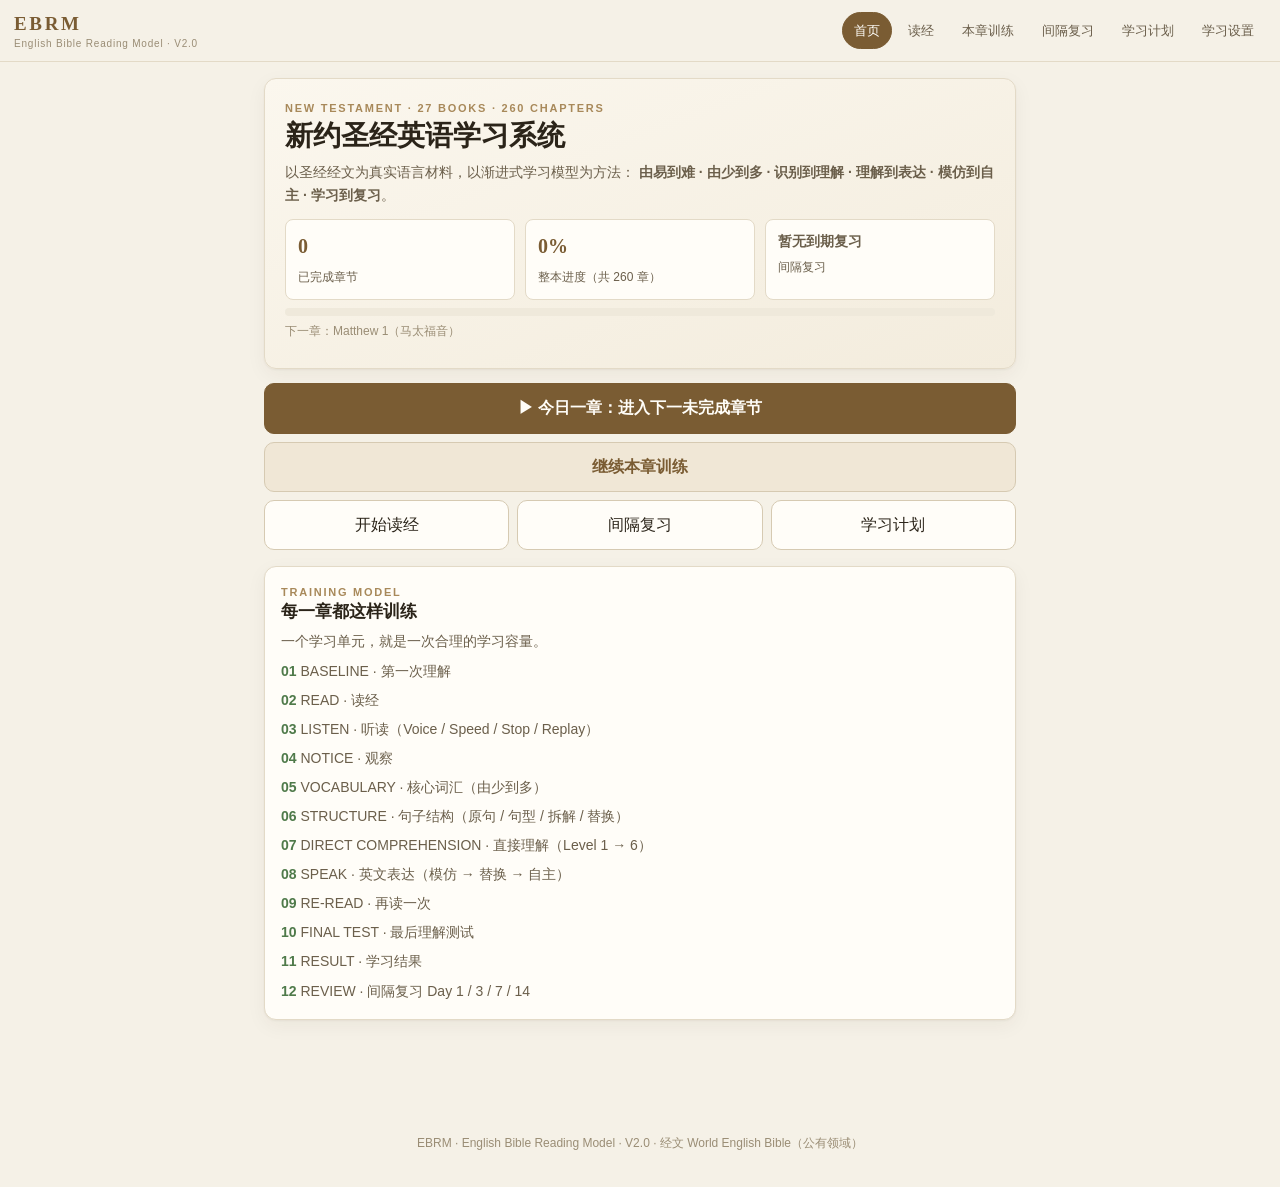
<file: index.html>
<!DOCTYPE html>
<html lang="zh-CN">

<head>
  <meta charset="UTF-8">
  <meta name="viewport" content="width=device-width, initial-scale=1.0, viewport-fit=cover">
  <meta name="theme-color" content="#f5f1e7">
  <meta name="description" content="EBRM｜新约完整圣经英语学习系统：以经文为语言材料，阅读 → 听读 → 观察 → 词汇 → 句型 → 直接理解 → 表达 → 再读 → 综合测试 → 间隔复习。">
  <title>EBRM｜新约圣经英语学习系统</title>

  <link rel="icon" href="data:image/svg+xml,%3Csvg xmlns='http://www.w3.org/2000/svg' viewBox='0 0 32 32'%3E%3Crect width='32' height='32' rx='7' fill='%23f5f1e7'/%3E%3Ctext x='16' y='22' font-family='Georgia' font-size='15' text-anchor='middle' fill='%237a5c33'%3EE%3C/text%3E%3C/svg%3E">
  <link rel="manifest" href="manifest.json">
  <link rel="stylesheet" href="ebrm2.css">
</head>

<body>

<header class="topbar">
  <div class="brand">
    EBRM
    <small>English Bible Reading Model · V2.0</small>
  </div>
  <nav class="topnav">
    <button data-act="home" class="active">首页</button>
    <button data-act="reader">读经</button>
    <button data-act="learn">本章训练</button>
    <button data-act="review">间隔复习<span id="navDueBadge" class="badge warn hidden"></span></button>
    <button data-act="plan">学习计划</button>
    <button data-act="settings">学习设置</button>
  </nav>
</header>

<main class="app">

  <!-- ============================ HOME ============================ -->
  <section id="view-home" class="view active">

    <div class="hero-card">
      <div class="eyebrow">NEW TESTAMENT · 27 BOOKS · 260 CHAPTERS</div>
      <h1>新约圣经英语学习系统</h1>
      <p class="muted">
        以圣经经文为真实语言材料，以渐进式学习模型为方法：
        <b>由易到难 · 由少到多 · 识别到理解 · 理解到表达 · 模仿到自主 · 学习到复习</b>。
      </p>
      <div class="stat-grid">
        <div class="stat">
          <strong id="homeDone">0</strong>
          <span>已完成章节</span>
        </div>
        <div class="stat">
          <strong id="homePercent">0%</strong>
          <span>整本进度（共 <span id="homeTotal">260</span> 章）</span>
        </div>
        <div class="stat">
          <strong id="homeDue" style="font-size:14px;font-family:var(--sans);color:var(--ink-2)">暂无到期复习</strong>
          <span>间隔复习</span>
        </div>
      </div>
      <div class="progress-track"><div id="homeBar" class="progress-fill"></div></div>
      <p class="tiny" id="homeNextHint">正在读取学习进度…</p>
    </div>

    <button class="primary wide" data-act="today">▶ 今日一章：进入下一未完成章节</button>
    <button class="secondary wide" data-act="learn">继续本章训练</button>
    <div class="row" style="margin-top:8px">
      <button data-act="reader">开始读经</button>
      <button data-act="review">间隔复习</button>
      <button data-act="plan">学习计划</button>
    </div>

    <div class="card" style="margin-top:16px">
      <div class="eyebrow">TRAINING MODEL</div>
      <h3>每一章都这样训练</h3>
      <p class="muted">一个学习单元，就是一次合理的学习容量。</p>
      <div class="reslist">
        <div><b>01</b> BASELINE · 第一次理解</div>
        <div><b>02</b> READ · 读经</div>
        <div><b>03</b> LISTEN · 听读（Voice / Speed / Stop / Replay）</div>
        <div><b>04</b> NOTICE · 观察</div>
        <div><b>05</b> VOCABULARY · 核心词汇（由少到多）</div>
        <div><b>06</b> STRUCTURE · 句子结构（原句 / 句型 / 拆解 / 替换）</div>
        <div><b>07</b> DIRECT COMPREHENSION · 直接理解（Level 1 → 6）</div>
        <div><b>08</b> SPEAK · 英文表达（模仿 → 替换 → 自主）</div>
        <div><b>09</b> RE-READ · 再读一次</div>
        <div><b>10</b> FINAL TEST · 最后理解测试</div>
        <div><b>11</b> RESULT · 学习结果</div>
        <div><b>12</b> REVIEW · 间隔复习 Day 1 / 3 / 7 / 14</div>
      </div>
    </div>

  </section>

  <!-- ============================ READER ============================ -->
  <section id="view-reader" class="view">

    <div class="card tight">
      <div class="reader-bar">
        <div class="grow">
          <div class="eyebrow">BIBLE READER · 读经</div>
          <h2 id="readerHeading" style="margin:2px 0 0">Matthew 1</h2>
          <div class="tiny" id="readerHeadingZh">马太福音 · 第 1 章</div>
        </div>
        <div style="display:flex;gap:6px;flex-wrap:wrap">
          <button class="sm" data-act="today">今日</button>
          <button class="sm" data-act="font-cycle">字号</button>
          <button class="sm" data-act="play-chapter">🔊 听读本章</button>
        </div>
      </div>
    </div>

    <div class="card tight">
      <div class="eyebrow">BOOKS · 书卷</div>
      <div class="book-grid" id="bookList" style="margin-top:8px"></div>
      <hr class="sep">
      <div class="eyebrow">CHAPTERS · 章节</div>
      <div style="margin:8px 0">
        <select id="chapterSelect" aria-label="选择章节"></select>
      </div>
      <div class="chapter-strip" id="chapterStrip"></div>
    </div>

    <div class="card">
      <div class="reader-bar" style="margin-bottom:8px">
        <div class="grow">
          <h3 id="chapterTitle" style="margin:0">Matthew 1</h3>
          <div class="tiny" id="sourceMeta">World English Bible</div>
        </div>
        <div style="display:flex;gap:6px;flex-wrap:wrap">
          <button class="sm" id="prevBtn" data-act="ch-prev">← 上一章</button>
          <button class="sm" id="nextBtn" data-act="ch-next">下一章 →</button>
        </div>
      </div>
      <div id="chapterStatus"></div>
      <div class="progress-track"><div id="chapterBar" class="progress-fill"></div></div>
      <div id="verseArea" style="margin-top:12px">
        <div class="state-box loading">正在加载经文…</div>
      </div>
      <p class="tiny" style="margin-top:10px">提示：点击任意一节可以单独听这一节。</p>
    </div>

    <div class="card">
      <div class="eyebrow">MY NOTE</div>
      <h3>本章笔记</h3>
      <textarea id="chapterNote" placeholder="写下这一章你的观察、问题或收获…"></textarea>
      <div class="row" style="margin-top:8px">
        <button data-act="save-note" id="saveNoteBtn">保存笔记</button>
        <button data-act="bookmark" id="bookmarkBtn">🔖 书签</button>
      </div>
    </div>

    <button class="primary wide" data-act="learn">进入本章训练（10 步 + 结果 + 复习）→</button>

  </section>

  <!-- ============================ LEARN ============================ -->
  <section id="view-learn" class="view">

    <div class="learn-head">
      <button class="back" data-act="reader" aria-label="返回读经">←</button>
      <div style="flex:1 1 auto;min-width:0">
        <div class="eyebrow" id="learnStepLabel">STEP 01 · BASELINE</div>
        <h2 id="learnTitle" style="margin:2px 0 0">第一次理解</h2>
      </div>
    </div>

    <div class="unit-strip" id="unitStrip"></div>
    <div class="step-rail" id="stepRail"></div>
    <div class="step-banner" id="stepBanner"></div>

    <div id="learnBody"></div>

  </section>

  <!-- ============================ REVIEW ============================ -->
  <section id="view-review" class="view">
    <div class="card tight">
      <div class="eyebrow">SPACED REVIEW · 间隔复习</div>
      <h2 style="margin:2px 0 0">Day 1 → Day 3 → Day 7 → Day 14</h2>
      <p class="muted" style="margin:6px 0 0">
        完成一个学习单元后，系统自动安排 4 次复习。到期后进入复习，可以针对薄弱环节重新训练。
      </p>
    </div>
    <div id="reviewList"></div>
  </section>

  <!-- ============================ PLAN ============================ -->
  <section id="view-plan" class="view">
    <div id="planInfo"></div>
    <div id="planBooks"></div>
  </section>

  <!-- ============================ SETTINGS ============================ -->
  <section id="view-settings" class="view">
    <div id="settingsBody"></div>
    <input type="file" id="importFile" accept="application/json,.json" class="hidden" data-act="import">
  </section>

  <div id="fatalBox" class="hidden"></div>

</main>

<footer class="foot">
  EBRM · English Bible Reading Model · V2.0 · 经文 World English Bible（公有领域）
</footer>

<div id="toast" class="toast"></div>

<script src="ebrm-content.js"></script>
<script src="ebrm-engine.js"></script>
<script src="ebrm-app.js"></script>
<script>
  if ('serviceWorker' in navigator) {
    window.addEventListener('load', function () {
      navigator.serviceWorker.register('sw.js').catch(function (e) {
        console.warn('SW 注册失败', e);
      });
    });
  }
  window.EBRM.boot({ mode: 'full' });
</script>

</body>

</html>
</file>
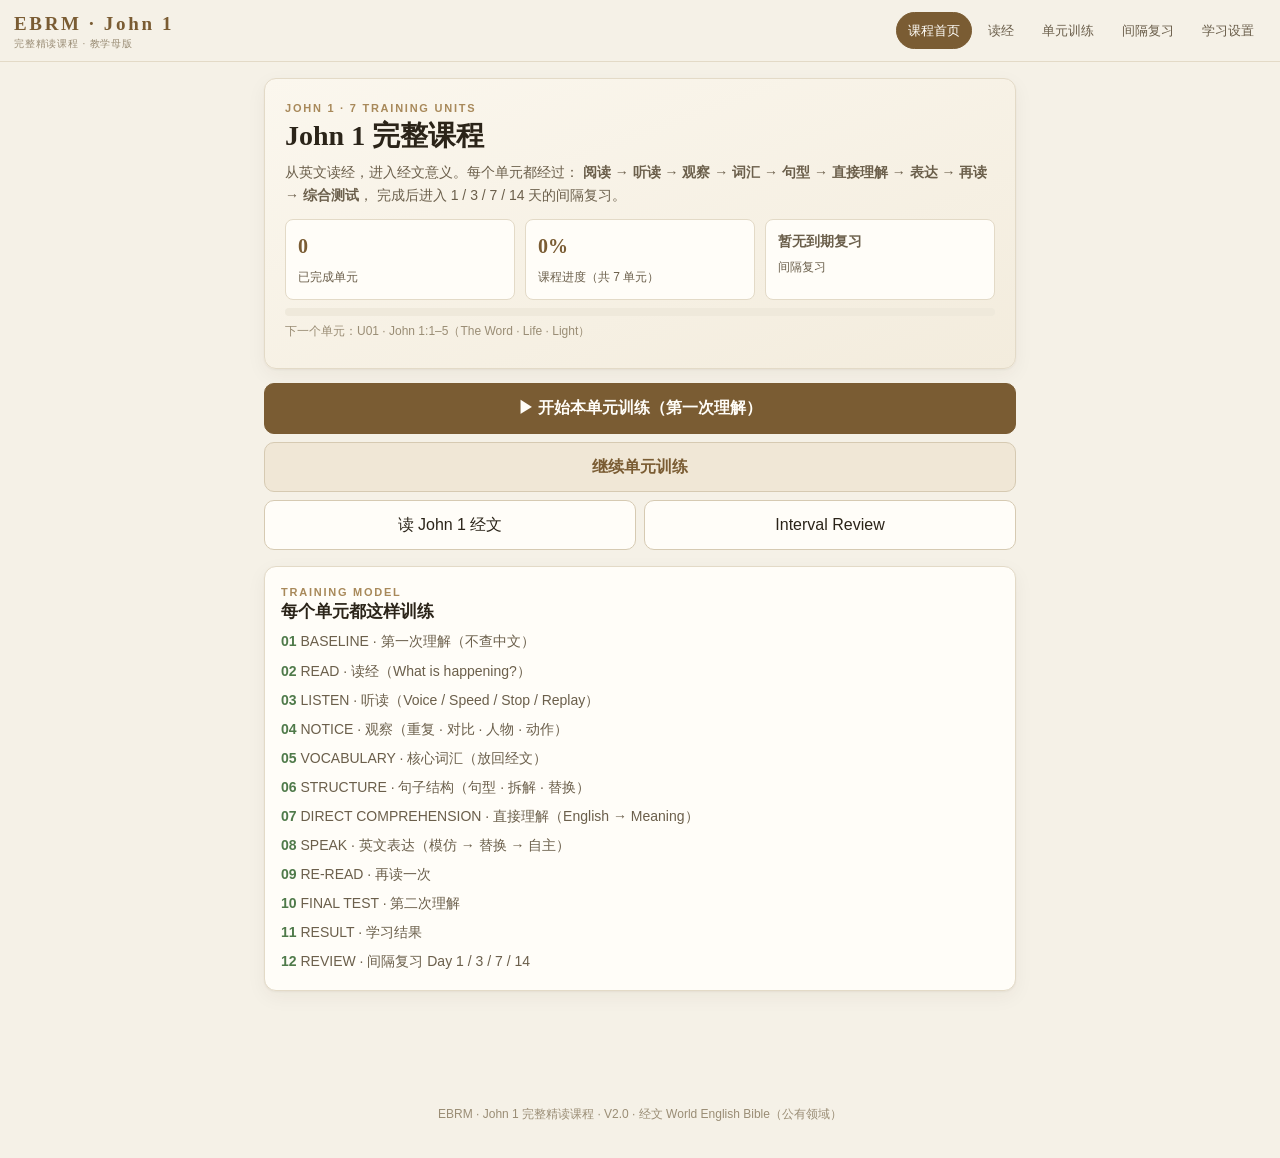
<file: john1.html>
<!DOCTYPE html>
<html lang="zh-CN">

<head>
  <meta charset="UTF-8">
  <meta name="viewport" content="width=device-width, initial-scale=1.0, viewport-fit=cover">
  <meta name="theme-color" content="#f5f1e7">
  <meta name="description" content="EBRM｜John 1 完整精读课程：阅读 → 听读 → 观察 → 词汇 → 句型 → 直接理解 → 表达 → 再读 → 综合测试 → 结果 → 间隔复习。">
  <title>EBRM｜John 1 完整精读课程</title>

  <link rel="icon" href="data:image/svg+xml,%3Csvg xmlns='http://www.w3.org/2000/svg' viewBox='0 0 32 32'%3E%3Crect width='32' height='32' rx='7' fill='%23f5f1e7'/%3E%3Ctext x='16' y='22' font-family='Georgia' font-size='15' text-anchor='middle' fill='%237a5c33'%3EE%3C/text%3E%3C/svg%3E">
  <link rel="stylesheet" href="ebrm2.css">
</head>

<body data-ebrm-page="john1">

<header class="topbar">
  <div class="brand">
    EBRM · John 1
    <small>完整精读课程 · 教学母版</small>
  </div>
  <nav class="topnav">
    <button data-act="home" class="active">课程首页</button>
    <button data-act="reader">读经</button>
    <button data-act="learn">单元训练</button>
    <button data-act="review">间隔复习<span id="navDueBadge" class="badge warn hidden"></span></button>
    <button data-act="settings">学习设置</button>
  </nav>
</header>

<main class="app">

  <!-- ============================ HOME ============================ -->
  <section id="view-home" class="view active">

    <div class="hero-card">
      <div class="eyebrow">JOHN 1 · 7 TRAINING UNITS</div>
      <h1>John 1 完整课程</h1>
      <p class="muted">
        从英文读经，进入经文意义。每个单元都经过：
        <b>阅读 → 听读 → 观察 → 词汇 → 句型 → 直接理解 → 表达 → 再读 → 综合测试</b>，
        完成后进入 1 / 3 / 7 / 14 天的间隔复习。
      </p>
      <div class="stat-grid">
        <div class="stat">
          <strong id="homeDone">0</strong>
          <span>已完成单元</span>
        </div>
        <div class="stat">
          <strong id="homePercent">0%</strong>
          <span>课程进度（共 <span id="homeTotal">7</span> 单元）</span>
        </div>
        <div class="stat">
          <strong id="homeDue" style="font-size:14px;font-family:var(--sans);color:var(--ink-2)">暂无到期复习</strong>
          <span>间隔复习</span>
        </div>
      </div>
      <div class="progress-track"><div id="homeBar" class="progress-fill"></div></div>
      <p class="tiny" id="homeNextHint">正在读取课程进度…</p>
    </div>

    <button class="primary wide" data-act="today">▶ 开始本单元训练（第一次理解）</button>
    <button class="secondary wide" data-act="learn">继续单元训练</button>
    <div class="row" style="margin-top:8px">
      <button data-act="reader">读 John 1 经文</button>
      <button data-act="review">Interval Review</button>
    </div>

    <div class="card" style="margin-top:16px">
      <div class="eyebrow">TRAINING MODEL</div>
      <h3>每个单元都这样训练</h3>
      <div class="reslist">
        <div><b>01</b> BASELINE · 第一次理解（不查中文）</div>
        <div><b>02</b> READ · 读经（What is happening?）</div>
        <div><b>03</b> LISTEN · 听读（Voice / Speed / Stop / Replay）</div>
        <div><b>04</b> NOTICE · 观察（重复 · 对比 · 人物 · 动作）</div>
        <div><b>05</b> VOCABULARY · 核心词汇（放回经文）</div>
        <div><b>06</b> STRUCTURE · 句子结构（句型 · 拆解 · 替换）</div>
        <div><b>07</b> DIRECT COMPREHENSION · 直接理解（English → Meaning）</div>
        <div><b>08</b> SPEAK · 英文表达（模仿 → 替换 → 自主）</div>
        <div><b>09</b> RE-READ · 再读一次</div>
        <div><b>10</b> FINAL TEST · 第二次理解</div>
        <div><b>11</b> RESULT · 学习结果</div>
        <div><b>12</b> REVIEW · 间隔复习 Day 1 / 3 / 7 / 14</div>
      </div>
    </div>

  </section>

  <!-- ============================ READER ============================ -->
  <section id="view-reader" class="view">

    <div class="card tight">
      <div class="reader-bar">
        <div class="grow">
          <div class="eyebrow">JOHN 1 · WORLD ENGLISH BIBLE</div>
          <h2 id="readerHeading" style="margin:2px 0 0">John 1</h2>
          <div class="tiny" id="readerHeadingZh">约翰福音 · 第 1 章（51 节）</div>
        </div>
        <div style="display:flex;gap:6px;flex-wrap:wrap">
          <button class="sm" data-act="font-cycle">字号</button>
          <button class="sm" data-act="play-chapter">🔊 听读本章</button>
        </div>
      </div>
    </div>

    <div class="card tight">
      <div class="book-grid" id="bookList"></div>
      <hr class="sep">
      <div class="eyebrow">CHAPTERS · 章节</div>
      <div style="margin:8px 0">
        <select id="chapterSelect" aria-label="选择章节"></select>
      </div>
      <div class="chapter-strip" id="chapterStrip"></div>
    </div>

    <div class="card">
      <div class="reader-bar" style="margin-bottom:8px">
        <div class="grow">
          <h3 id="chapterTitle" style="margin:0">John 1</h3>
          <div class="tiny" id="sourceMeta">World English Bible</div>
        </div>
        <div style="display:flex;gap:6px;flex-wrap:wrap">
          <button class="sm" id="prevBtn" data-act="ch-prev">← 上一章</button>
          <button class="sm" id="nextBtn" data-act="ch-next">下一章 →</button>
        </div>
      </div>
      <div id="chapterStatus"></div>
      <div class="progress-track"><div id="chapterBar" class="progress-fill"></div></div>
      <div id="verseArea" style="margin-top:12px">
        <div class="state-box loading">正在加载经文…</div>
      </div>
      <p class="tiny" style="margin-top:10px">提示：点击任意一节可以单独听这一节。</p>
    </div>

    <div class="card">
      <div class="eyebrow">MY NOTE</div>
      <h3>本章笔记</h3>
      <textarea id="chapterNote" placeholder="写下你读 John 1 的观察与问题…"></textarea>
      <div class="row" style="margin-top:8px">
        <button data-act="save-note" id="saveNoteBtn">保存笔记</button>
        <button data-act="bookmark" id="bookmarkBtn">🔖 书签</button>
      </div>
    </div>

    <button class="primary wide" data-act="learn">进入单元训练 →</button>

  </section>

  <!-- ============================ LEARN ============================ -->
  <section id="view-learn" class="view">

    <div class="learn-head">
      <button class="back" data-act="home" aria-label="返回课程首页">←</button>
      <div style="flex:1 1 auto;min-width:0">
        <div class="eyebrow" id="learnStepLabel">STEP 01 · BASELINE</div>
        <h2 id="learnTitle" style="margin:2px 0 0">第一次理解</h2>
      </div>
    </div>

    <div class="unit-strip" id="unitStrip"></div>
    <div class="step-rail" id="stepRail"></div>
    <div class="step-banner" id="stepBanner"></div>

    <div id="learnBody"></div>

  </section>

  <!-- ============================ REVIEW ============================ -->
  <section id="view-review" class="view">
    <div class="card tight">
      <div class="eyebrow">SPACED REVIEW · 间隔复习</div>
      <h2 style="margin:2px 0 0">Day 1 → Day 3 → Day 7 → Day 14</h2>
      <p class="muted" style="margin:6px 0 0">完成单元后系统自动安排复习；到期后进入复习，针对薄弱环节重新训练。</p>
    </div>
    <div id="reviewList"></div>
  </section>

  <!-- ============================ SETTINGS ============================ -->
  <section id="view-settings" class="view">
    <div id="settingsBody"></div>
    <input type="file" id="importFile" accept="application/json,.json" class="hidden" data-act="import">
  </section>

  <div id="fatalBox" class="hidden"></div>

</main>

<footer class="foot">
  EBRM · John 1 完整精读课程 · V2.0 · 经文 World English Bible（公有领域）
</footer>

<div id="toast" class="toast"></div>

<script src="ebrm-content.js"></script>
<script src="ebrm-engine.js"></script>
<script src="ebrm-app.js"></script>
<script>
  window.EBRM.boot({ mode: 'course' });
</script>

</body>

</html>
</file>
<file: ebrm2.css>
/* =========================================================
   EBRM 2.0 · UI
   米白 / 深棕 / 低饱和 / 教学型 / 移动优先
========================================================= */

:root {
  --bg: #f5f1e7;
  --bg-2: #efe9db;
  --panel: #fffdf8;
  --panel-2: #faf6ec;
  --ink: #2b2419;
  --ink-2: #6b5f4b;
  --ink-3: #9a8d75;
  --line: #e3dac7;
  --line-2: #d6cab2;
  --accent: #7a5c33;
  --accent-2: #a8895a;
  --accent-soft: #f0e7d6;
  --ok: #4f7a4a;
  --ok-soft: #e8f0e6;
  --warn: #a45c3c;
  --warn-soft: #f7eae3;
  --radius: 12px;
  --radius-s: 8px;
  --shadow: 0 1px 2px rgba(60, 45, 20, .05), 0 6px 20px rgba(60, 45, 20, .05);
  --serif: Georgia, "Times New Roman", "Songti SC", "Noto Serif CJK SC", serif;
  --sans: -apple-system, BlinkMacSystemFont, "Segoe UI", "PingFang SC", "Microsoft YaHei", sans-serif;
}

* { box-sizing: border-box; }

html, body {
  margin: 0;
  padding: 0;
  background: var(--bg);
  color: var(--ink);
  font-family: var(--sans);
  font-size: 16px;
  line-height: 1.65;
  -webkit-text-size-adjust: 100%;
  overflow-x: hidden;
}

body.compact { font-size: 15px; }
body.compact .card { padding: 12px; margin-bottom: 10px; }

/* ---------- 顶栏 ---------- */
.topbar {
  position: sticky;
  top: 0;
  z-index: 40;
  background: rgba(245, 241, 231, .94);
  backdrop-filter: blur(8px);
  border-bottom: 1px solid var(--line);
  padding: 8px 14px;
  display: flex;
  align-items: center;
  gap: 10px;
  flex-wrap: wrap;
}
.brand {
  font-family: var(--serif);
  font-size: 19px;
  letter-spacing: .14em;
  color: var(--accent);
  font-weight: 700;
}
.brand small {
  display: block;
  font-family: var(--sans);
  font-size: 10px;
  letter-spacing: .08em;
  color: var(--ink-3);
  font-weight: 400;
  margin-top: -3px;
}
.topnav {
  margin-left: auto;
  display: flex;
  gap: 4px;
  flex-wrap: wrap;
}
.topnav button {
  font: inherit;
  font-size: 13px;
  padding: 7px 11px;
  border-radius: 999px;
  border: 1px solid transparent;
  background: transparent;
  color: var(--ink-2);
  cursor: pointer;
  min-height: 36px;
}
.topnav button:hover { background: var(--accent-soft); color: var(--accent); }
.topnav button.active {
  background: var(--accent);
  color: #fffdf8;
  border-color: var(--accent);
}

/* ---------- 布局 ---------- */
.app {
  max-width: 780px;
  margin: 0 auto;
  padding: 16px 14px 80px;
}
.view { display: none; }
.view.active { display: block; animation: fade .18s ease; }
@keyframes fade { from { opacity: 0; transform: translateY(3px); } to { opacity: 1; transform: none; } }

/* ---------- 通用卡片 / 文本 ---------- */
.card {
  background: var(--panel);
  border: 1px solid var(--line);
  border-radius: var(--radius);
  padding: 16px;
  margin-bottom: 14px;
  box-shadow: var(--shadow);
}
.card.tight { padding: 12px; }
.card.flush { padding: 0; overflow: hidden; }

.eyebrow {
  font-size: 11px;
  letter-spacing: .16em;
  text-transform: uppercase;
  color: var(--accent-2);
  font-weight: 700;
}
h1, h2, h3 { font-family: var(--serif); color: var(--ink); margin: 0 0 6px; line-height: 1.35; }
h1 { font-size: 26px; }
h2 { font-size: 21px; }
h3 { font-size: 17px; }
p { margin: 6px 0; }
.muted { color: var(--ink-2); font-size: 14px; }
.tiny { font-size: 12px; color: var(--ink-3); }
.center { text-align: center; }
.hidden { display: none !important; }
hr.sep { border: 0; border-top: 1px solid var(--line); margin: 14px 0; }

/* ---------- 按钮 ---------- */
button, .btn {
  font: inherit;
  cursor: pointer;
  border-radius: 10px;
  border: 1px solid var(--line-2);
  background: var(--panel);
  color: var(--ink);
  padding: 11px 15px;
  min-height: 44px;
  transition: background .12s, border-color .12s, transform .06s;
}
button:hover, .btn:hover { border-color: var(--accent-2); }
button:active, .btn:active { transform: translateY(1px); }
button:disabled { opacity: .42; cursor: not-allowed; }

button.primary, .btn.primary {
  background: var(--accent);
  color: #fffdf8;
  border-color: var(--accent);
  font-weight: 600;
}
button.primary:hover { background: #6b4f2b; }
button.secondary, .btn.secondary {
  background: var(--accent-soft);
  border-color: var(--line-2);
  color: var(--accent);
  font-weight: 600;
}
button.ghost, .btn.ghost { background: transparent; border-color: transparent; color: var(--ink-2); }
button.wide, .btn.wide { width: 100%; display: block; margin: 8px 0 0; }
button.sm { min-height: 36px; padding: 6px 10px; font-size: 13px; border-radius: 8px; }
.row { display: flex; gap: 8px; flex-wrap: wrap; }
.row > * { flex: 1 1 0; min-width: 0; }

/* ---------- 状态条 / 徽章 ---------- */
.badge {
  display: inline-block;
  font-size: 11px;
  letter-spacing: .06em;
  padding: 2px 8px;
  border-radius: 999px;
  background: var(--accent-soft);
  color: var(--accent);
  border: 1px solid var(--line);
  vertical-align: middle;
}
.badge.ok { background: var(--ok-soft); color: var(--ok); border-color: #cfe0cb; }
.badge.warn { background: var(--warn-soft); color: var(--warn); border-color: #eddccf; }
.badge.grey { background: var(--bg-2); color: var(--ink-3); }

.progress-track {
  height: 8px;
  border-radius: 999px;
  background: var(--bg-2);
  overflow: hidden;
  margin: 8px 0 2px;
}
.progress-fill {
  height: 100%;
  width: 0;
  background: linear-gradient(90deg, var(--accent-2), var(--accent));
  border-radius: 999px;
  transition: width .3s ease;
}

/* ---------- 首页 ---------- */
.hero-card {
  background: linear-gradient(160deg, #fbf7ee, #f3ecdd);
  border: 1px solid var(--line);
  border-radius: var(--radius);
  padding: 20px;
  margin-bottom: 14px;
  box-shadow: var(--shadow);
}
.hero-card h1 { font-size: 28px; margin-bottom: 4px; }
.stat-grid { display: flex; gap: 10px; margin-top: 12px; flex-wrap: wrap; }
.stat {
  flex: 1 1 120px;
  background: var(--panel);
  border: 1px solid var(--line);
  border-radius: var(--radius-s);
  padding: 10px 12px;
}
.stat strong { display: block; font-size: 20px; font-family: var(--serif); color: var(--accent); }
.stat span { font-size: 12px; color: var(--ink-2); }

/* ---------- 书卷 / 章节 ---------- */
.book-grid { display: grid; grid-template-columns: repeat(auto-fill, minmax(104px, 1fr)); gap: 8px; }
.bookbtn {
  text-align: left;
  padding: 9px 10px;
  min-height: 52px;
  background: var(--panel);
  border: 1px solid var(--line);
  border-radius: var(--radius-s);
  font-size: 14px;
}
.bookbtn b { display: block; font-family: var(--serif); font-size: 15px; }
.bookbtn small { color: var(--ink-3); font-size: 11px; }
.bookbtn.active { border-color: var(--accent); background: var(--accent-soft); }
.bookbtn .dot { display: inline-block; width: 6px; height: 6px; border-radius: 50%; background: var(--ok); margin-left: 4px; vertical-align: middle; }
.bookbtn .dot.part { background: var(--accent-2); }

.chapter-strip { display: flex; flex-wrap: wrap; gap: 6px; }
.chip {
  min-width: 42px;
  min-height: 40px;
  padding: 6px 9px;
  border-radius: 8px;
  border: 1px solid var(--line);
  background: var(--panel);
  font-size: 13px;
  color: var(--ink-2);
}
.chip.active { background: var(--accent); border-color: var(--accent); color: #fffdf8; font-weight: 600; }
.chip.done { background: var(--ok-soft); border-color: #cfe0cb; color: var(--ok); }
.chip.done.active { background: var(--accent); color: #fffdf8; }

.reader-bar {
  display: flex;
  align-items: center;
  gap: 8px;
  flex-wrap: wrap;
  margin-bottom: 12px;
}
.reader-bar .grow { flex: 1 1 160px; min-width: 0; }
select, input[type=text], input[type=number], textarea {
  font: inherit;
  color: var(--ink);
  background: var(--panel);
  border: 1px solid var(--line-2);
  border-radius: 8px;
  padding: 10px;
  width: 100%;
  min-height: 44px;
}
textarea { min-height: 90px; resize: vertical; line-height: 1.6; }
select { min-height: 44px; }

/* ---------- 经文 ---------- */
.verses {
  font-family: var(--serif);
  font-size: 20px;
  line-height: 1.95;
  color: #33291c;
}
.verse { padding: 4px 6px 4px 0; border-radius: 6px; transition: background .2s; }
.verse + .verse { margin-top: 4px; }
.verse sup {
  font-family: var(--sans);
  font-size: 11px;
  color: var(--accent-2);
  font-weight: 700;
  margin-right: 5px;
  vertical-align: super;
}
.verse.speaking { background: var(--accent-soft); box-shadow: inset 3px 0 0 var(--accent-2); }
.verse.focus { background: #fcf8ee; box-shadow: inset 3px 0 0 var(--accent-2); }

.state-box {
  border: 1px dashed var(--line-2);
  border-radius: var(--radius-s);
  padding: 14px;
  text-align: center;
  color: var(--ink-2);
  background: var(--panel-2);
  font-size: 14px;
}
.state-box.error { border-color: #e2c3b3; background: var(--warn-soft); color: var(--warn); }
.state-box.loading::after {
  content: '';
  display: inline-block;
  width: 12px; height: 12px;
  margin-left: 8px;
  border: 2px solid var(--line-2);
  border-top-color: var(--accent);
  border-radius: 50%;
  animation: spin .7s linear infinite;
  vertical-align: -1px;
}
@keyframes spin { to { transform: rotate(360deg); } }

/* ---------- 学习引擎 ---------- */
.learn-head {
  display: flex;
  align-items: flex-start;
  gap: 10px;
  margin-bottom: 10px;
}
.learn-head .back {
  min-width: 44px;
  padding: 8px;
  font-size: 18px;
  background: var(--panel);
}
.unit-strip {
  display: flex;
  gap: 6px;
  overflow-x: auto;
  padding-bottom: 6px;
  margin-bottom: 10px;
  -webkit-overflow-scrolling: touch;
}
.unit-strip::-webkit-scrollbar { height: 4px; }
.unit-strip::-webkit-scrollbar-thumb { background: var(--line-2); border-radius: 4px; }
.unit-pill {
  flex: 0 0 auto;
  padding: 8px 12px;
  border-radius: 999px;
  border: 1px solid var(--line);
  background: var(--panel);
  font-size: 13px;
  color: var(--ink-2);
  white-space: nowrap;
  min-height: 38px;
}
.unit-pill.active { background: var(--accent); color: #fffdf8; border-color: var(--accent); }
.unit-pill.done { border-color: #cfe0cb; background: var(--ok-soft); color: var(--ok); }
.unit-pill.done.active { background: var(--accent); color: #fffdf8; }

.step-rail {
  display: flex;
  gap: 6px;
  overflow-x: auto;
  padding: 4px 0 10px;
  -webkit-overflow-scrolling: touch;
}
.step-node {
  flex: 0 0 auto;
  display: flex;
  align-items: center;
  gap: 6px;
  padding: 7px 11px;
  border-radius: 999px;
  border: 1px solid var(--line);
  background: var(--panel);
  font-size: 12.5px;
  color: var(--ink-2);
  white-space: nowrap;
  min-height: 38px;
}
.step-node b { font-family: var(--serif); color: var(--accent-2); font-size: 12px; }
.step-node.done { background: var(--ok-soft); border-color: #cfe0cb; color: var(--ok); }
.step-node.done b { color: var(--ok); }
.step-node.active { background: var(--accent); border-color: var(--accent); color: #fffdf8; font-weight: 600; }
.step-node.active b { color: #fffdf8; }

.step-banner {
  background: var(--panel-2);
  border: 1px solid var(--line);
  border-left: 3px solid var(--accent-2);
  border-radius: var(--radius-s);
  padding: 10px 12px;
  font-size: 13.5px;
  color: var(--ink-2);
  margin-bottom: 12px;
}

/* 观察 / 理解 / 测试题 */
.q-block {
  border: 1px solid var(--line);
  border-radius: var(--radius-s);
  padding: 12px;
  margin-bottom: 10px;
  background: var(--panel);
}
.q-title { font-weight: 600; margin-bottom: 8px; font-size: 15px; }
.q-meta { font-size: 11px; color: var(--accent-2); letter-spacing: .08em; text-transform: uppercase; }
.opts { display: grid; gap: 6px; }
.opt {
  text-align: left;
  padding: 10px 12px;
  border-radius: 8px;
  border: 1px solid var(--line);
  background: var(--panel);
  font-size: 14.5px;
  min-height: 44px;
  color: var(--ink);
}
.opt:hover { border-color: var(--accent-2); background: var(--panel-2); }
.opt.picked { border-color: var(--accent); background: var(--accent-soft); }
.opt.right { border-color: #cfe0cb; background: var(--ok-soft); color: var(--ok); font-weight: 600; }
.opt.wrong { border-color: #e2c3b3; background: var(--warn-soft); color: var(--warn); }
.opt:disabled { cursor: default; }
.q-hint { font-size: 12.5px; color: var(--ink-2); margin-top: 8px; }
.q-hint.good { color: var(--ok); }
.q-hint.bad { color: var(--warn); }

/* 词汇 */
.word-grid { display: grid; grid-template-columns: repeat(auto-fill, minmax(150px, 1fr)); gap: 8px; }
.word {
  text-align: left;
  border: 1px solid var(--line);
  border-radius: var(--radius-s);
  background: var(--panel);
  padding: 10px;
  min-height: 60px;
}
.word b { display: block; font-family: var(--serif); font-size: 17px; color: var(--ink); }
.word small { color: var(--ink-2); font-size: 12.5px; }
.word.picked { border-color: var(--accent); background: var(--accent-soft); }
.word.picked b { color: var(--accent); }

/* 句型 */
.struct-card {
  border: 1px solid var(--line);
  border-radius: var(--radius-s);
  padding: 13px;
  margin-bottom: 12px;
  background: var(--panel);
}
.struct-sentence {
  font-family: var(--serif);
  font-size: 17px;
  line-height: 1.7;
  padding: 8px 10px;
  background: var(--panel-2);
  border-left: 3px solid var(--accent-2);
  border-radius: 6px;
  margin-bottom: 10px;
}
.pattern-line {
  font-family: var(--serif);
  font-size: 16px;
  color: var(--accent);
  font-weight: 700;
  margin: 6px 0;
}
.breakdown { display: flex; flex-wrap: wrap; gap: 6px; align-items: center; margin: 8px 0; }
.breakdown span {
  background: var(--accent-soft);
  border: 1px solid var(--line);
  border-radius: 6px;
  padding: 4px 9px;
  font-size: 13.5px;
  font-family: var(--serif);
}
.breakdown i { color: var(--accent-2); font-style: normal; }
.kv { font-size: 13.5px; color: var(--ink-2); margin: 6px 0; }
.kv b { color: var(--ink); }
.wordmap { display: flex; flex-wrap: wrap; gap: 6px; margin-top: 6px; }
.wordmap span {
  font-size: 12.5px;
  background: var(--panel-2);
  border: 1px solid var(--line);
  border-radius: 999px;
  padding: 3px 9px;
}
.wordmap span i { font-style: normal; color: var(--accent); }

/* 朗读面板 */
.voice-panel { display: grid; gap: 10px; }
.voice-panel .field { display: grid; gap: 4px; }
.voice-panel label { font-size: 12px; color: var(--ink-2); letter-spacing: .04em; }
.speed-row { display: flex; gap: 6px; flex-wrap: wrap; }
.speed-row button { flex: 1 1 60px; min-height: 40px; font-size: 13.5px; }
.speed-row button.active { background: var(--accent); color: #fffdf8; border-color: var(--accent); font-weight: 600; }
.speech-status { font-size: 12.5px; color: var(--ink-2); }
.speech-status.live { color: var(--accent); font-weight: 600; }

/* 步骤动作区 */
.actions { margin-top: 14px; display: grid; gap: 8px; }
.reslist { display: grid; gap: 6px; }
.reslist div { font-size: 14px; color: var(--ink-2); }
.reslist div b { color: var(--ok); }

/* RESULT */
.result-hero { text-align: center; padding: 22px 14px 10px; }
.result-mark {
  width: 54px; height: 54px; border-radius: 50%;
  background: var(--ok-soft); color: var(--ok);
  display: inline-flex; align-items: center; justify-content: center;
  font-size: 26px; margin-bottom: 8px; border: 1px solid #cfe0cb;
}
.compare { display: flex; align-items: center; justify-content: center; gap: 12px; margin: 14px 0; }
.compare .box {
  flex: 1 1 0; text-align: center; background: var(--panel);
  border: 1px solid var(--line); border-radius: var(--radius-s); padding: 12px;
}
.compare .box span { display: block; font-size: 12px; color: var(--ink-2); }
.compare .box strong { font-family: var(--serif); font-size: 24px; color: var(--accent); }
.compare .arrow { color: var(--accent-2); font-size: 20px; }

/* 复习 */
.rev-row {
  display: flex; align-items: center; gap: 10px;
  border: 1px solid var(--line); border-radius: var(--radius-s);
  padding: 10px 12px; margin-bottom: 8px; background: var(--panel);
  flex-wrap: wrap;
}
.rev-row .grow { flex: 1 1 140px; min-width: 0; }
.rev-row.overdue { border-color: #e2c3b3; background: var(--warn-soft); }

/* 计划 */
.plan-list { display: grid; gap: 8px; }

/* toast */
.toast {
  position: fixed;
  left: 50%;
  bottom: 22px;
  transform: translate(-50%, 20px);
  background: #2b2419;
  color: #fdfbf5;
  padding: 10px 16px;
  border-radius: 999px;
  font-size: 13.5px;
  opacity: 0;
  pointer-events: none;
  transition: opacity .2s, transform .2s;
  z-index: 90;
  max-width: 86vw;
  text-align: center;
}
.toast.show { opacity: .96; transform: translate(-50%, 0); }

footer.foot {
  text-align: center;
  font-size: 12px;
  color: var(--ink-3);
  padding: 20px 12px 34px;
}

/* ---------- 移动端 ---------- */
@media (max-width: 560px) {
  html, body { font-size: 15.5px; }
  .app { padding: 12px 11px 72px; }
  .topbar { padding: 7px 11px; gap: 6px; }
  .brand { font-size: 17px; }
  .topnav button { padding: 6px 9px; font-size: 12.5px; min-height: 34px; }
  h1 { font-size: 22px; }
  h2 { font-size: 19px; }
  .verses { font-size: 18.5px; line-height: 1.9; }
  .book-grid { grid-template-columns: repeat(auto-fill, minmax(92px, 1fr)); }
  .word-grid { grid-template-columns: 1fr 1fr; }
  .card { padding: 13px; }
  .compare .box strong { font-size: 20px; }
  .stat { flex: 1 1 100%; }
}

@media (prefers-color-scheme: dark) {
  /* EBRM 保持亮色教学风格：不跟随系统深色 */
}
</file>
